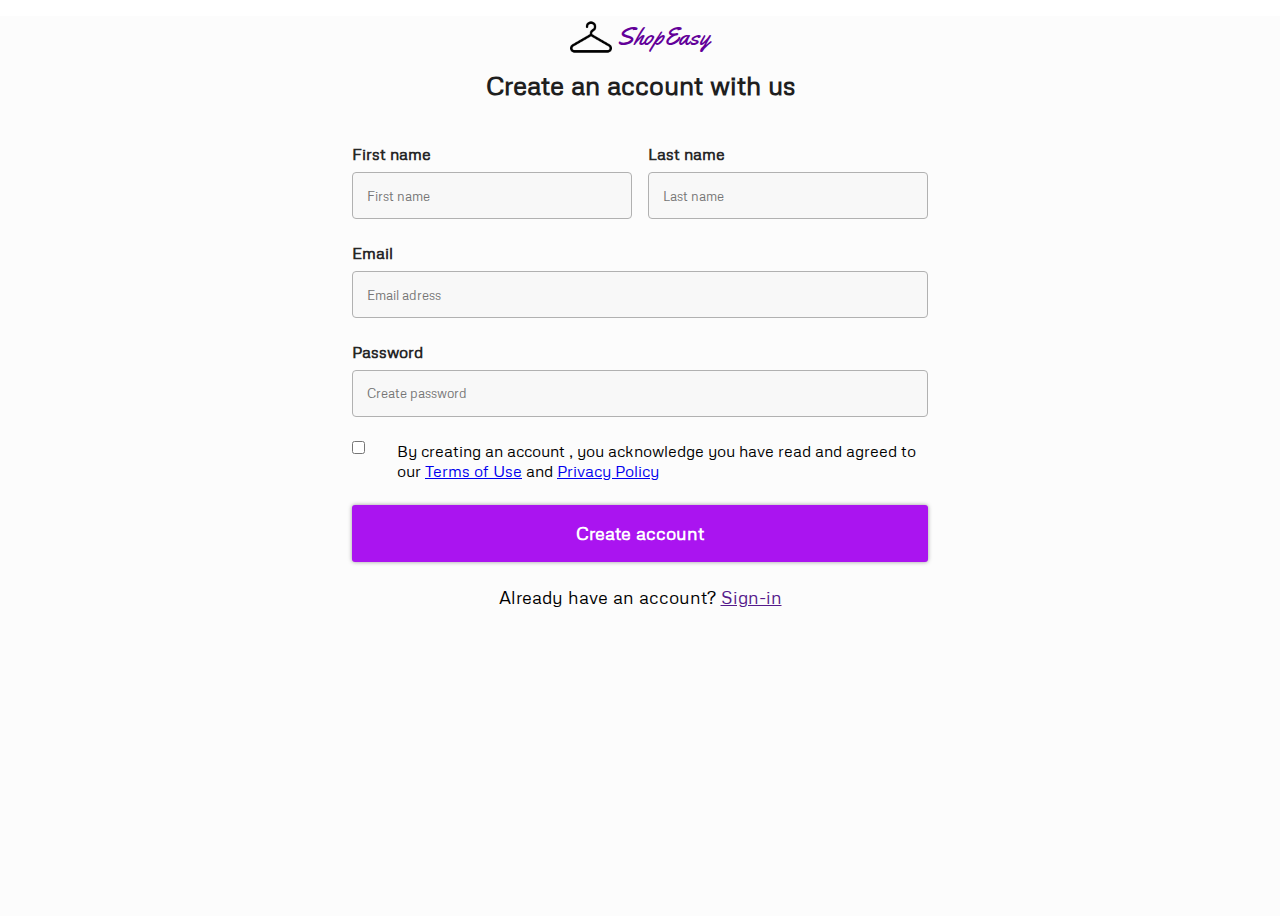
<file: account.html>
<!DOCTYPE html>
<html lang="en">
<head>
    <meta charset="UTF-8">
    <meta http-equiv="X-UA-Compatible" content="IE=edge">
    <meta name="viewport" content="width=device-width, initial-scale=1.0">
    <title>Shop Easy</title>
    <link rel="stylesheet" href="/style.css">
    <link rel="stylesheet" href="/account.css">
    <link rel="stylesheet" href="https://cdnjs.cloudflare.com/ajax/libs/font-awesome/6.1.1/css/all.min.css" integrity="sha512-KfkfwYDsLkIlwQp6LFnl8zNdLGxu9YAA1QvwINks4PhcElQSvqcyVLLD9aMhXd13uQjoXtEKNosOWaZqXgel0g==" crossorigin="anonymous" referrerpolicy="no-referrer" />
    <link rel="preconnect" href="https://fonts.googleapis.com">
<link rel="preconnect" href="https://fonts.gstatic.com" crossorigin>
<link href="https://fonts.googleapis.com/css2?family=Fredoka:wght@300;400&family=Quicksand&family=Roboto:ital,wght@0,400;0,500;0,700;1,100&family=Yellowtail&display=swap" rel="stylesheet">
<link rel="preconnect" href="https://fonts.googleapis.com">
<link rel="preconnect" href="https://fonts.gstatic.com" crossorigin>
<link href="https://fonts.googleapis.com/css2?family=Fredoka:wght@300;400&family=Metrophobic&family=Quicksand&family=Roboto:ital,wght@0,400;0,500;0,700;1,100&family=Yellowtail&display=swap" rel="stylesheet">
</head>
<body>
    <div class="form-container">
        <div class="wrapper create__account">
            <header>
                <div class="logo">
                    <a href="/index.html"class="img flex"><img src="/images/clothes-hanger.png" alt="" > <span class="logo-text">ShopEasy</span></a>
                </div>
            </header>
            <form action="" class="login-form">
                <h1>Create an account with us</h1>
                <div class="name ">
                    <div class="form__input form__input--first-name">
                        <p>First name</p>
                        <input type="text" placeholder="First name" required>
                    </div>
                    <div class="form__input form__input--last-name">
                        <p>Last name</p>
                        <input type="text" placeholder="Last name" required>
                    </div>
                </div>
                <div class="form__input form__input--email">
                    <p>Email</p>
                    <input type="email" placeholder="Email adress" name="email" class="email-input">
                    <p id="email-error">Enter a valid email</p>
                    
                </div>
                <div class="form__input form__input--password">
                    <p>Password</p>
                    <div class="password-div flex">
                        <input type="password" placeholder="Create password " name="password" class="password-validate">
                        <p class="password-display">
                            
                            <i class="fa-solid fa-eye" style="display: none;"></i>
                            <i class="fa-solid fa-eye-slash" ></i>
                        </p>

                    </div>
                    <div class="requirements">
                        <h3>Your password must include the following:</h3>
                        <p>8-100 characters</p>
                        <p>Upper & lowercase letters</p>
                        <p>At least one number or special character</p>
                    </div>
                </div>
                <div class="policy flex">
                    <input type="checkbox" class="check-box">
                    <p>By creating an account , you acknowledge you have read and agreed to our <a href="#">Terms of Use</a> and <a href="#">Privacy Policy</a></p>
                </div>
                <button type="submit" class="submit__btn">Create account</button>
                <p class="sign-in__p">Already  have an account? <a href="" class="sign-in__link">Sign-in</a> </p>
    
            </form>
        </div>
        <div class="wrapper Sign-in hide-form">
            <header>
                <div class="logo">
                    <a href="/index.html"class="img flex"><img src="/images/clothes-hanger.png" alt=""> <span class="logo-text">ShopEasy</span></a>
                </div>
            </header>
            <form action="" class="login-form">
                <h1>Sign-in</h1>
                
                <div class="form__input form__input--email">
                    <p>Email</p>
                    <input type="email" placeholder="Email adress" name="email" >
                </div>
                <div class="form__input form__input--password">
                    <p>Password</p>
                    <div class="password-div flex">
                        <input type="password" placeholder="Create password " name="password" class="password-validate--sign-in">
                        <p class="password-display--sign-in">
                            
                            <i class="fa-solid fa-eye fa-eye--sign-in " style="display: none;"></i>
                            <i class="fa-solid fa-eye-slash fa-eye-slash--sign-in" ></i>
                        </p>

                    </div>
                    
                </div>
                <div class="policy flex">
                    <div class="flex">
                    <input type="checkbox" class="check-box">
                    <p>Remember me</p>
                    </div>
                    <div class="forgot-password">
                        <a href="">forgot password?</a>
                    </div>
                    
                </div>
                <button type="submit" class="submit__btn">Sign-in</button>
                <p class="sign-in__p">Don't  have an account? <a href="" class="create-account__link">Sign-up</a></p>
    
            </form>
        </div>
        
    </div>
    <script src="./account.js"></script>
</body>
</html>
</file>
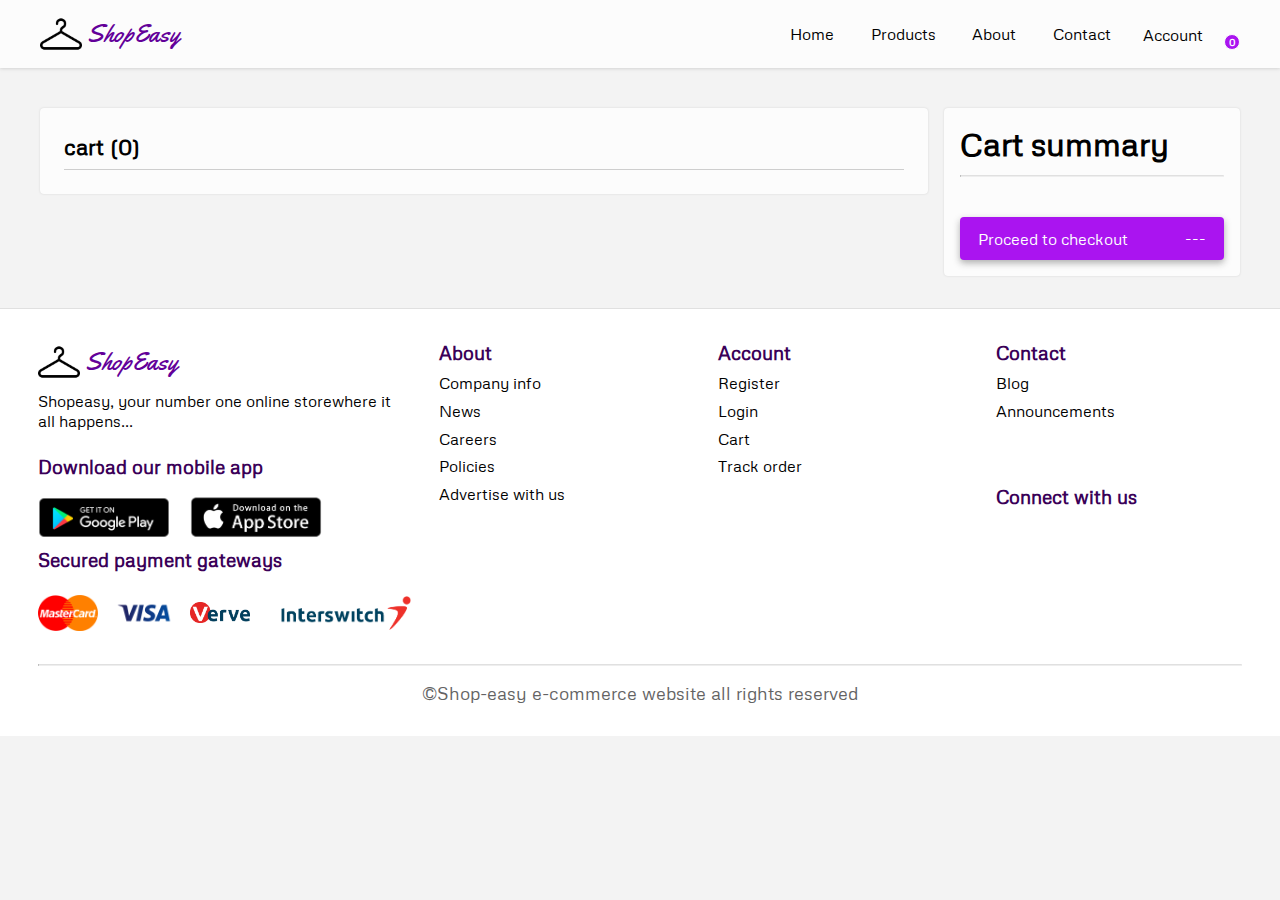
<file: cart.html>
<!DOCTYPE html>
<html lang="en">
<head>
    <meta charset="UTF-8">
    <meta http-equiv="X-UA-Compatible" content="IE=edge">
    <meta name="viewport" content="width=device-width, initial-scale=1.0">
    <title>Shop Easy</title>
    <link rel="stylesheet" href="/style.css">
    <link rel="stylesheet" href="/cart.css">
    <link rel="stylesheet" href="https://cdnjs.cloudflare.com/ajax/libs/font-awesome/6.1.1/css/all.min.css" integrity="sha512-KfkfwYDsLkIlwQp6LFnl8zNdLGxu9YAA1QvwINks4PhcElQSvqcyVLLD9aMhXd13uQjoXtEKNosOWaZqXgel0g==" crossorigin="anonymous" referrerpolicy="no-referrer" />
    <link rel="preconnect" href="https://fonts.googleapis.com">
<link rel="preconnect" href="https://fonts.gstatic.com" crossorigin>
<link href="https://fonts.googleapis.com/css2?family=Fredoka:wght@300;400&family=Quicksand&family=Roboto:ital,wght@0,400;0,500;0,700;1,100&family=Yellowtail&display=swap" rel="stylesheet">
<link rel="preconnect" href="https://fonts.googleapis.com">
<link rel="preconnect" href="https://fonts.gstatic.com" crossorigin>
<link href="https://fonts.googleapis.com/css2?family=Fredoka:wght@300;400&family=Metrophobic&family=Quicksand&family=Roboto:ital,wght@0,400;0,500;0,700;1,100&family=Yellowtail&display=swap" rel="stylesheet">
</head>
<body id="cart-page">
    <header class="nav-bar">
        <div class="notification flex nav-bar-wrapper">
            <i class="fa-solid fa-trash-can"></i>
            <p>Item successfully removed from the cart</p>
        </div>
        <div class="loader">
            <div class="loader-wrapper">
                <span></span>
                <span></span>
                <span></span>
            </div>
        </div>
        <nav >
            <div class="container nav-bar-wrapper flex">
                <div class="logo">
                    <a href="/index.html"class="img flex"><img src="/images/clothes-hanger.png" alt="" > <span class="logo-text">ShopEasy</span></a>
                </div>
                <div class="navigation flex ">
                    <div class="overlay">
                        
                    </div>
                    <ul class="nav-links flex">
                        <div class="close"> <i class="fa-solid fa-menu"></i> 
                        </div>
                        <li><a href="">Home</a></li>
                        <li><a href="">Products</a></li>
                        <li><a href="">About</a></li>
                        <li><a href="">Contact</a></li>
                        
                    </ul>
                    <div class="log-in-cart flex">
                        <div class="log-in"><a href="/account.html"><i class="fa-solid fa-user"></i> Account</a></div>
                        <div class="cart flex">
                            <a href="/cart.html"> 
                                <i class="fa-solid fa-cart-shopping"></i> 
                            <div class="cart-text"><p class="item-amoount">0</p></div>
                            </a>
                        </div>
                    </div>
                    <div class="hamburger">
                        <div></div>
                        <div></div>
                        <div></div>
                    </div>
                    
                </div>
            </div>
            
            
        </nav>
    </header>
    <section class="cart-section nxt-container">
        <div class="cart-wrapper container ">
                <div class="cart-main">
                    <h1>cart (<span class="cart-amount-top">0</span>)</h1>
                    
                    
                    
                </div>
                <div class="checkout">
                    <div class=" cart-summary ">
                        <h1>Cart summary</h1>
                        
                    </div>
                    <hr>
                    <div class="sub-total flex">

                    </div>
                    <a href="" class="flex"> <p>Proceed to checkout</p> <span class="check-out-amount">---</span></a>
                </div>

        </div>
        
    </section>
    <footer class="footer">
        <div class="footer-wrapper container">
            <div class="footer-grid  grid">
                <div class="">
                    <div class=" footer-logo-container logo">
                        <a href="/index.html"class="img flex footer-logo"><img src="/images/clothes-hanger.png" alt="" > <span class="logo-text">ShopEasy</span></a>
                        <p>Shopeasy, your number one online storewhere it all happens...</p>
                    </div>
                    <div class="download-app">
                        <h3>Download our mobile app</h3>
                        <div class="download-app-img flex">
                            <img src="/images/google-play-app-store-android-jal-jeera-80827ba685d7bb7175793c5da8904869.png" alt="Google play store logo">
                            <img src="/images/app-store-apple-google-play-download-apple-054e1136743dfd4b31e35c52513b34b4.png" alt="apple-store logo">
                        </div>
                    </div>
                    <div class="secured-payment">
                        <h3>Secured payment gateways</h3>
                        <div class="payment-options flex">
                            <img src="/images/pngfind.com-mastercard-png-logo-3281030.png" alt="master-card logo">
                            <img src="/images/toppng.com-visa-logo-vector-download-512x512.png" alt="visa-logo">
                            <img src="/images/pngfind.com-pnglogo-2342510.png" alt="verve logo">
                            <img src="/images/pngwing.com.png" alt="iterswitch logo" id="inter-switch">
                        </div>
                    </div>
                </div>
                <div class="">
                    <h3>About</h3>
                    <p>Company info</p>
                    <p>News</p>
                    <p>Careers</p>
                    <p>Policies</p>
                    <p>Advertise with us</p>
                </div>
                
                <div class="">
                    <h3>Account</h3>
                    <p>Register</p>
                    <p>Login</p>
                    <p>Cart</p>
                    <p>Track order</p>
                </div>

                <div >
                    
                    <div>
                        <h3>Contact</h3>
                        <p>Blog</p>
                        <p>Announcements</p>
                    </div>
                    <div class="socials">
                        <h3>Connect with us</h3>
                        <div class="social-icons ">
                            <i class="fa-brands fa-facebook-square"></i>
                            <i class="fa-brands fa-instagram-square"></i>
                            <i class="fa-brands fa-twitter-square"></i>
                            <i class="fa-brands fa-youtube-square"></i>
                            <i class="fa-brands fa-reddit-square"></i>
                        </div>
                    </div>
                </div>
            </div>
            <hr>
            <div class="copy-right flex">
                <p>  <span>&#169</span>Shop-easy e-commerce website all rights reserved</p>
            </div>
        </div>
    </footer>
    <script src="/cart.js"></script>
</body>
</html>
</file>
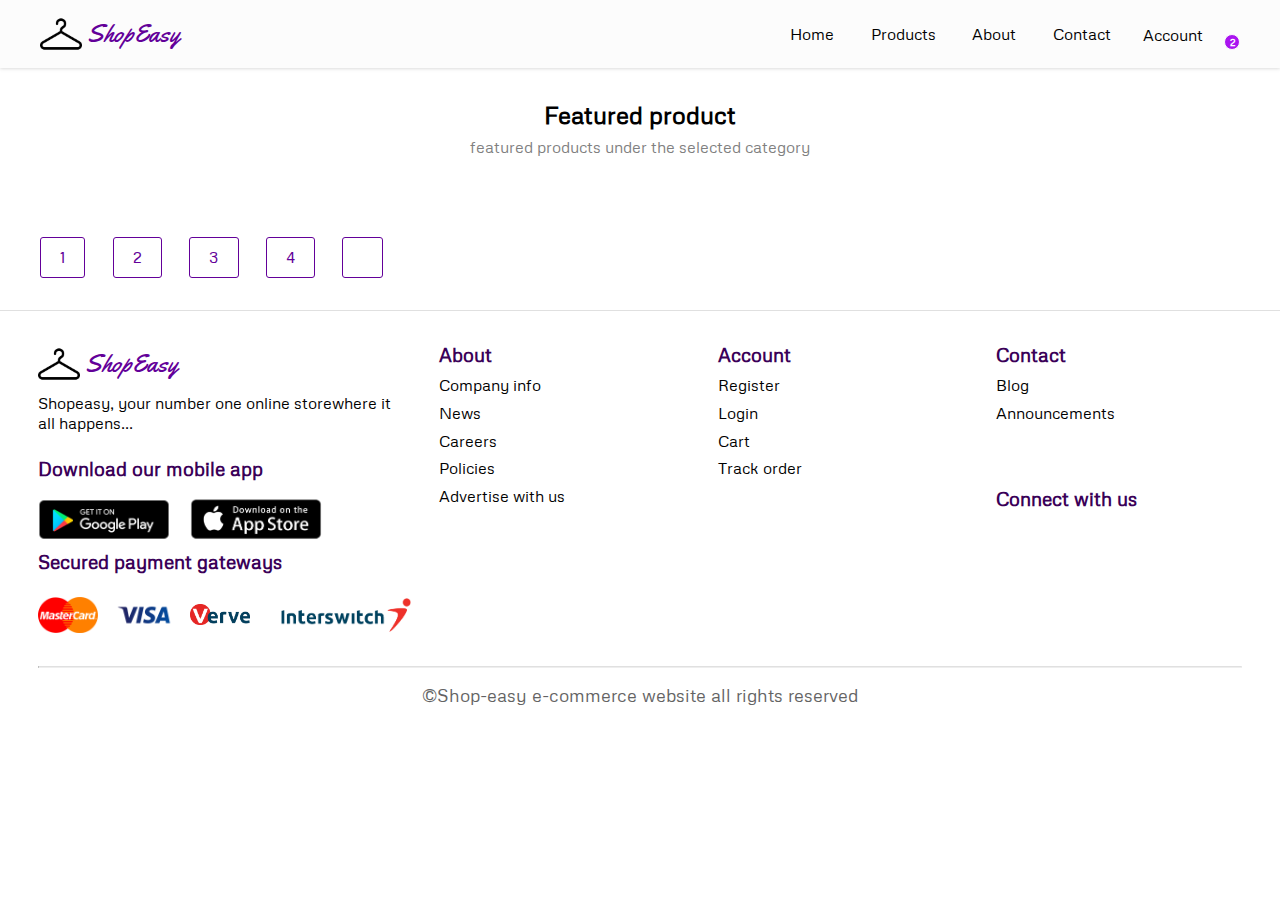
<file: category.html>
<!DOCTYPE html>
<html lang="en">
<head>
    <meta charset="UTF-8">
    <meta http-equiv="X-UA-Compatible" content="IE=edge">
    <meta name="viewport" content="width=device-width, initial-scale=1.0">
    <link rel="stylesheet" href="/style.css">
    <link rel="stylesheet" href="/category.css">
    <link rel="stylesheet" href="https://cdnjs.cloudflare.com/ajax/libs/font-awesome/6.1.1/css/all.min.css" integrity="sha512-KfkfwYDsLkIlwQp6LFnl8zNdLGxu9YAA1QvwINks4PhcElQSvqcyVLLD9aMhXd13uQjoXtEKNosOWaZqXgel0g==" crossorigin="anonymous" referrerpolicy="no-referrer" />
    <link rel="preconnect" href="https://fonts.googleapis.com">
<link rel="preconnect" href="https://fonts.gstatic.com" crossorigin>
<link href="https://fonts.googleapis.com/css2?family=Fredoka:wght@300;400&family=Quicksand&family=Roboto:ital,wght@0,400;0,500;0,700;1,100&family=Yellowtail&display=swap" rel="stylesheet">
<link rel="preconnect" href="https://fonts.googleapis.com">
<link rel="preconnect" href="https://fonts.gstatic.com" crossorigin>
<link href="https://fonts.googleapis.com/css2?family=Fredoka:wght@300;400&family=Metrophobic&family=Quicksand&family=Roboto:ital,wght@0,400;0,500;0,700;1,100&family=Yellowtail&display=swap" rel="stylesheet">
<title>Shop Easy</title>
</head>
<body>
    <header class="header">
        <div class="notification flex ">
            <i class="fa-solid fa-circle-check"></i>
            <p>Item successfully added to cart</p>
        </div>
        <div class="loader">
            <div class="loader-wrapper">
                <span></span>
                <span></span>
                <span></span>
            </div>
        </div>
        <nav class="nav-bar">
            <div class="container flex nav-bar-wrapper">
                <div class="logo">
                    <a href="/index.html"class="img flex"><img src="/images/clothes-hanger.png" alt="" > <span class="logo-text">ShopEasy</span></a>
                </div>
                <div class="navigation flex ">
                    <div class="overlay">
                        
                    </div>
                    <ul class="nav-links flex">
                        <div class="close"> <i class="fa-solid fa-menu"></i> 
                        </div>
                        <li><a href="">Home</a></li>
                        <li><a href="">Products</a></li>
                        <li><a href="">About</a></li>
                        <li><a href="">Contact</a></li>
                        
                    </ul>
                    <div class="log-in-cart flex">
                        <div class="log-in"><a href="/account.html"><i class="fa-solid fa-user"></i> Account</a></div>
                        <div class="cart flex">
                            <a href="/cart.html"> 
                                <i class="fa-solid fa-cart-shopping"></i> 
                            <div class="cart-text"><p class="item-amoount">2</p></div>
                            </a>
                        </div>
                    </div>
                    <div class="hamburger">
                        <div></div>
                        <div></div>
                        <div></div>
                    </div>
                    
                </div>
            </div>
            
            
        </nav>
    </header>
    <section class="category-products">
        <h2>Featured product </h2>
        <p>featured products under the selected category</p>
        <div class="category-products-grid grid container">
            
        </div>
        <div class="page-numbers  container">
            <div>1</div>
            <div>2</div>
            <div>3</div>
            <div>4</div>
            <div><i class="fa-solid fa-arrow-right"></i></div>
        </div>
    </section>
    <footer class="footer">
        <div class="footer-wrapper container">
            <div class="footer-grid  grid">
                <div class="">
                    <div class=" footer-logo-container logo">
                        <a href="/index.html"class="img flex footer-logo"><img src="/images/clothes-hanger.png" alt="" > <span class="logo-text">ShopEasy</span></a>
                        <p>Shopeasy, your number one online storewhere it all happens...</p>
                    </div>
                    <div class="download-app">
                        <h3>Download our mobile app</h3>
                        <div class="download-app-img flex">
                            <img src="/images/google-play-app-store-android-jal-jeera-80827ba685d7bb7175793c5da8904869.png" alt="Google play store logo">
                            <img src="/images/app-store-apple-google-play-download-apple-054e1136743dfd4b31e35c52513b34b4.png" alt="apple-store logo">
                        </div>
                    </div>
                    <div class="secured-payment">
                        <h3>Secured payment gateways</h3>
                        <div class="payment-options flex">
                            <img src="/images/pngfind.com-mastercard-png-logo-3281030.png" alt="master-card logo">
                            <img src="/images/toppng.com-visa-logo-vector-download-512x512.png" alt="visa-logo">
                            <img src="/images/pngfind.com-pnglogo-2342510.png" alt="verve logo">
                            <img src="/images/pngwing.com.png" alt="iterswitch logo" id="inter-switch">
                        </div>
                    </div>
                </div>
                <div class="">
                    <h3>About</h3>
                    <p>Company info</p>
                    <p>News</p>
                    <p>Careers</p>
                    <p>Policies</p>
                    <p>Advertise with us</p>
                </div>
                
                <div class="">
                    <h3>Account</h3>
                    <p>Register</p>
                    <p>Login</p>
                    <p>Cart</p>
                    <p>Track order</p>
                </div>

                <div >
                    
                    <div>
                        <h3>Contact</h3>
                        <p>Blog</p>
                        <p>Announcements</p>
                    </div>
                    <div class="socials">
                        <h3>Connect with us</h3>
                        <div class="social-icons ">
                            <i class="fa-brands fa-facebook-square"></i>
                            <i class="fa-brands fa-instagram-square"></i>
                            <i class="fa-brands fa-twitter-square"></i>
                            <i class="fa-brands fa-youtube-square"></i>
                            <i class="fa-brands fa-reddit-square"></i>
                        </div>
                    </div>
                </div>
            </div>
            <hr>
            <div class="copy-right flex">
                <p>  <span>&#169</span>Shop-easy e-commerce website all rights reserved</p>
            </div>
        </div>
    </footer>
    <script src="/category.js"></script>
</body>
</html>
</file>
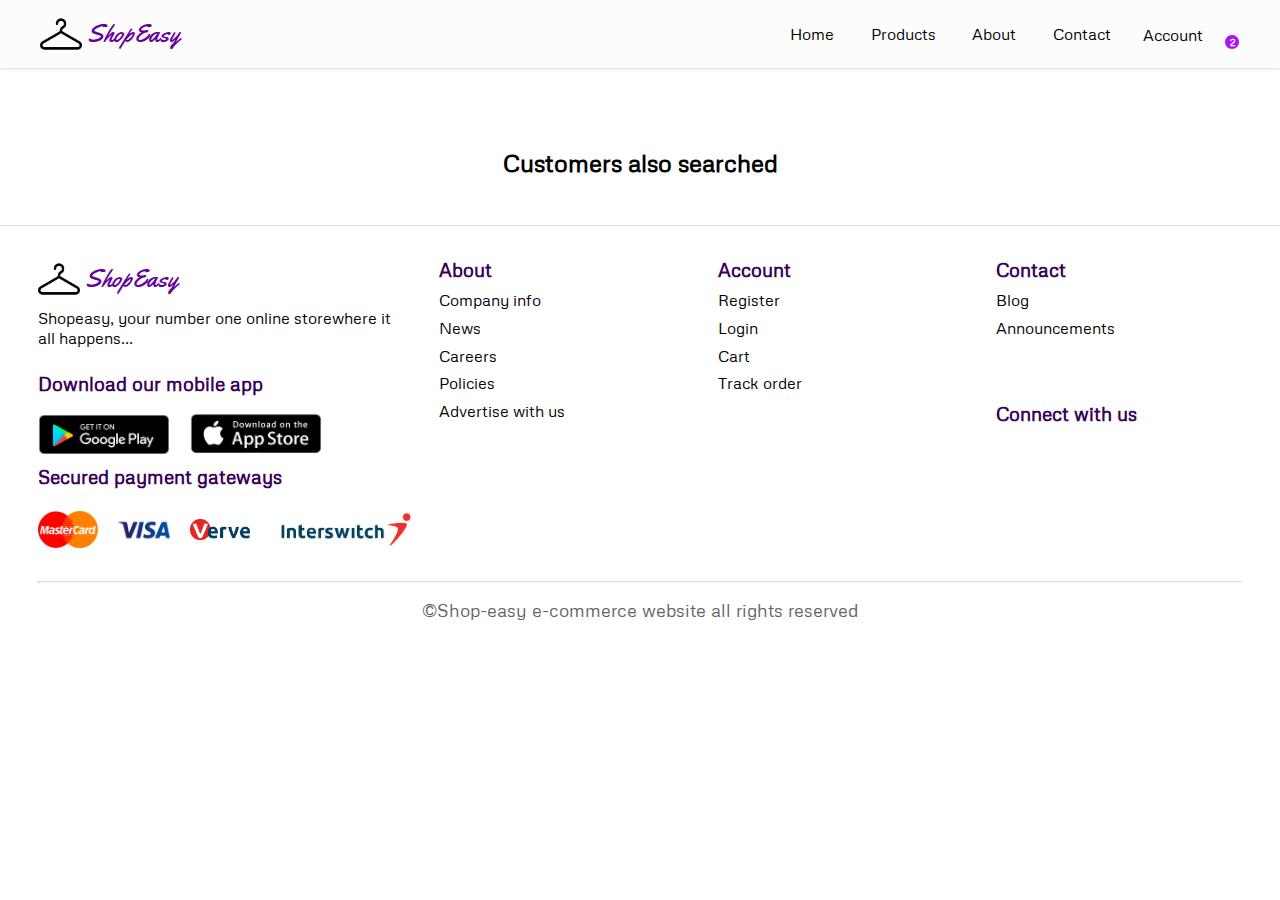
<file: single-product.html>
<!DOCTYPE html>
<html lang="en">
<head>
    <meta charset="UTF-8">
    <meta http-equiv="X-UA-Compatible" content="IE=edge">
    <meta name="viewport" content="width=device-width, initial-scale=1.0">
    
    
    <link rel="stylesheet" href="/style.css">
    <link rel="stylesheet" href="/single-product.css">
    <link rel="stylesheet" href="https://cdnjs.cloudflare.com/ajax/libs/font-awesome/6.1.1/css/all.min.css" integrity="sha512-KfkfwYDsLkIlwQp6LFnl8zNdLGxu9YAA1QvwINks4PhcElQSvqcyVLLD9aMhXd13uQjoXtEKNosOWaZqXgel0g==" crossorigin="anonymous" referrerpolicy="no-referrer" />
    <link rel="preconnect" href="https://fonts.googleapis.com">
<link rel="preconnect" href="https://fonts.gstatic.com" crossorigin>
<link href="https://fonts.googleapis.com/css2?family=Fredoka:wght@300;400&family=Quicksand&family=Roboto:ital,wght@0,400;0,500;0,700;1,100&family=Yellowtail&display=swap" rel="stylesheet">
<link rel="preconnect" href="https://fonts.googleapis.com">
<link rel="preconnect" href="https://fonts.gstatic.com" crossorigin>
<link href="https://fonts.googleapis.com/css2?family=Fredoka:wght@300;400&family=Metrophobic&family=Quicksand&family=Roboto:ital,wght@0,400;0,500;0,700;1,100&family=Yellowtail&display=swap" rel="stylesheet">
<title>Shop Easy</title>
    
</head>
<body id="single-product-page">
    <header class="header">
        <div class="notification flex ">
            <i class="fa-solid fa-circle-check"></i>
            <p>Item successfully added to cart</p>
        </div>
        <div class="loader">
            <div class="loader-wrapper">
                <span></span>
                <span></span>
                <span></span>
            </div>
        </div>
        <nav class="nav-bar">
            <div class="container flex nav-bar-wrapper">
                <div class="logo">
                    <a href="/index.html"class="img flex"><img src="/images/clothes-hanger.png" alt="" > <span class="logo-text">ShopEasy</span></a>
                </div>
                <div class="navigation flex ">
                    <div class="overlay">
                        
                    </div>
                    <ul class="nav-links flex">
                        <div class="close"> <i class="fa-solid fa-menu"></i> 
                        </div>
                        <li><a href="">Home</a></li>
                        <li><a href="">Products</a></li>
                        <li><a href="">About</a></li>
                        <li><a href="">Contact</a></li>
                        
                    </ul>
                    <div class="log-in-cart flex">
                        <div class="log-in"><a href="/account.html"><i class="fa-solid fa-user"></i> Account</a></div>
                        <div class="cart flex">
                            <a href="/cart.html"> 
                                <i class="fa-solid fa-cart-shopping"></i> 
                            <div class="cart-text"><p class="item-amoount">2</p></div>
                            </a>
                        </div>
                    </div>
                    <div class="hamburger">
                        <div></div>
                        <div></div>
                        <div></div>
                    </div>
                    
                </div>
            </div>
            
            
        </nav>
    </header>
    <section class="single-product nxt-container">
        <div class="wrapper container flex">
            
        </div>
    </section>
    <section class="suggestion">
        <h2>Customers also searched</h2>
            <div class="suggestion-grid grid container">
                
            </div>
    </section>
    <footer class="footer">
        <div class="footer-wrapper container">
            <div class="footer-grid  grid">
                <div class="">
                    <div class=" footer-logo-container logo">
                        <a href="/index.html"class="img flex footer-logo"><img src="/images/clothes-hanger.png" alt="" > <span class="logo-text">ShopEasy</span></a>
                        <p>Shopeasy, your number one online storewhere it all happens...</p>
                    </div>
                    <div class="download-app">
                        <h3>Download our mobile app</h3>
                        <div class="download-app-img flex">
                            <img src="/images/google-play-app-store-android-jal-jeera-80827ba685d7bb7175793c5da8904869.png" alt="Google play store logo">
                            <img src="/images/app-store-apple-google-play-download-apple-054e1136743dfd4b31e35c52513b34b4.png" alt="apple-store logo">
                        </div>
                    </div>
                    <div class="secured-payment">
                        <h3>Secured payment gateways</h3>
                        <div class="payment-options flex">
                            <img src="/images/pngfind.com-mastercard-png-logo-3281030.png" alt="master-card logo">
                            <img src="/images/toppng.com-visa-logo-vector-download-512x512.png" alt="visa-logo">
                            <img src="/images/pngfind.com-pnglogo-2342510.png" alt="verve logo">
                            <img src="/images/pngwing.com.png" alt="iterswitch logo" id="inter-switch">
                        </div>
                    </div>
                </div>
                <div class="">
                    <h3>About</h3>
                    <p>Company info</p>
                    <p>News</p>
                    <p>Careers</p>
                    <p>Policies</p>
                    <p>Advertise with us</p>
                </div>
                
                <div class="">
                    <h3>Account</h3>
                    <p>Register</p>
                    <p>Login</p>
                    <p>Cart</p>
                    <p>Track order</p>
                </div>

                <div >
                    
                    <div>
                        <h3>Contact</h3>
                        <p>Blog</p>
                        <p>Announcements</p>
                    </div>
                    <div class="socials">
                        <h3>Connect with us</h3>
                        <div class="social-icons ">
                            <i class="fa-brands fa-facebook-square"></i>
                            <i class="fa-brands fa-instagram-square"></i>
                            <i class="fa-brands fa-twitter-square"></i>
                            <i class="fa-brands fa-youtube-square"></i>
                            <i class="fa-brands fa-reddit-square"></i>
                        </div>
                    </div>
                </div>
            </div>
            <hr>
            <div class="copy-right flex">
                <p>  <span>&#169</span>Shop-easy e-commerce website all rights reserved</p>
            </div>
        </div>
    </footer>
    <script src="./single-product.js" ></script>
    
    
</body>
</html>
</file>
<file: style.css>
*{
    margin: 0;
    padding: 0;
    box-sizing: border-box;
    font-family: 'Metrophobic', sans-serif;
    
}
/*variables*/
/*variables*/
:root{
    --black:#000;
    --purple:#aa14f0;
    --dark-purple:#1d002b;
    --light-purple:#bc8cf2;
    --white : rgb(252, 252, 252);
    --p:1rem;
    --h1:2.5rem;
    --h2:1rem;
    --transition:all .3s ease-in;
}

/*utilities*/
/*utilities*/
a{
    text-decoration: none;
    cursor: pointer;
}
.flex{
    display: flex;
    align-items: center;
    justify-content: space-between;

}
.grid{
    display: grid;
    
}
.container{
    max-width: 1500px;
    margin: 0 auto;
    padding: 0 2.5rem;
}
img{
    max-width: 100%;

}
/*header*/


.loader{
    position: fixed;
    top: 0;
    left: 50%;
    width: 100%;
    height: 100%;
    background-color:rgba(0, 0, 0, 0.201);
    transform: translateX(-50%);
    z-index: 6;
    display: flex;
    justify-content: center;
    align-items: center;
    visibility: hidden;
    }
    
.show-loader{
    visibility: visible;
}
.loader-wrapper{
    display: flex;
    justify-content: center;
    align-items: center;
}
.loader-wrapper  span{
    background-color:white;
    width: 5px;
    height:5px;
    display: inline-block;
    margin: 0 7px;
    border-radius: 50%;
    padding: .45rem;
    animation: bounce 0.4s infinite alternate;
    
}
.loader-wrapper > span:nth-child(2){
    background-color: var(--purple);
    animation-delay: .2s;
}
.loader-wrapper > span:nth-child(3){
    background-color: var(--dark-purple);
    
}

@keyframes bounce {
    to {
        transform: translateY(-20px);
    }
}
.notification{
    position: fixed;
    right: 0;
    left: 0;
    text-align: center;
    top: 1%;
    z-index: 5;
    border: 2px solid var(--purple);
    padding: 1.5rem;
    width: 90%;
    border-radius: 6px;
    transition: all .5s ease-in;
    margin: 0 auto;
    background-color: var(--white);
    font-size: 2rem;
    justify-content: center;
    transform: translateY(-800px);
    visibility: hidden;
    gap: 5rem;
}
.notification i{
    font-size: 1.3rem;
    color: var(--purple);
}
.notification p{
    font-size: 1.25rem;
}
.show-notification{
    transform: translateY(0px);
    visibility: visible;
}
nav{
    padding:.8rem 0;
    background-color:var(--white);
    box-shadow: 0px 0.7px 3.6px rgb(128 128 128 / 36%);
    width: 100%;
    
    
}
.navigation{
    gap: 2rem;
}
.sticky{
    position: fixed;
    top: 0;
    width: 100%;
    z-index: 3;
}
.sticky + .nxt-container{
    padding-top: 6rem;
}


.close{
    display: none;
}
.img{
    gap: 5px;
    
}
.log-in a{
    color: #000;
}
.logo img {
    width: 42px;
}
.logo-text{
    font-family: 'Yellowtail', cursive ;
    font-size: 25px;
    color:#630099 ;
}


.log-in-cart,.nav-links{
    gap: 2.3rem;
}
.nav-links li{
    list-style-type: none;
}

.nav-links  a{
    text-decoration: none;
    color: var(--black);
    font-size: 1rem;
}
.nav-links  a:hover{
    color: var(--purple);
    transition: all .3s  ease-in-out;
}
.log-in a:hover{
    color: var(--purple);
    transition: all .3s  ease-in-out;
}
nav i{
    font-size: 1.2rem;
}
.cart-text{
    background-color:var(--purple);
    padding: 7px;
    width: 16px;
    height: 16px;
    font-size: 10px;
    font-weight: bold;
    color: white;
    border-radius: 50%;
    display: flex;
    justify-content: center;
    align-items: center;
    position: absolute;
    top: -40%;
    right: -30%;
    border: 1.7px solid var(--white);
}

.cart{
    position: relative;
}
.cart a{
    color: #000;
}
.hamburger{
    display: none;
}
.hamburger div{
    
    margin-bottom :3px ;
    width: 18px;
    height: 2px;
    background-color: var(--black);
}

/*media queries*/

@media (max-width: 770px){
    .hamburger{
        cursor: pointer;
        display: block;
        height: 100%;
        margin-left: 1rem;
    }
    .hamburger div{
        position: relative;
        width: 15px;
        z-index: 4;
    }
    
    
    .block{
        visibility: visible;
        
    }
    body{
        overflow-x: hidden;
    }
    .nav-links{
        display: block;
        position: absolute;
        top: 0;
        right: 0;
        background-color: var(--white);
        width: 85%;
        height: 100vh;
        z-index: 3;
        padding: 3rem;
        transform: translateX(120%);
        visibility: hidden;
        transition: var(--transition);
        box-shadow: 0 0 2px black;
        border-left: 1px solid var(--purple);
    }
    .slide-menu{
        transform: translateX(0%);
        visibility: visible;
    }
    .nav-links li {
        display: block;
        margin: 40px 0 0 12px;
    }
    .close{
        font-size: 1.5rem;
        font-weight: bold;
        margin: 0;
        padding: 0;
        display: block;
    }
    .overlay{
        position: fixed;
        z-index: 2;
        top: 0;
        left: 0;
        width: 100%;
        height: 100vh;
        display: none;
        background-color: rgba(32, 32, 32, 0.451);
        transition: all 1s ease-in;
    }
    
}
@media (max-width:600px) {
    .notification{
        gap: 1rem;
    }
    .notification p{
        font-size: 1rem;
        align-self: self-start;
    }
    .notification i{
        font-size: 1rem;
    }
    .sticky + .nxt-container{
        padding-top: 4.5rem;
    }
    .logo img {
        width: 30px;
    }
    .logo-text{
        font-size: 20px;
    }
    nav i{
        font-size: 1rem;
    }
    
    
}

@media (max-width:450px) {
    .nav-bar-wrapper{
        padding: 0 1.3rem;
    }
    .logo img {
        width: 25px;
    }
    .logo-text{
        font-size: 18px;
    }
}

/*image slider*/




.image-slider{
    width: 97%;
    margin: 0 auto;
    padding-top: 1.5rem;
    height: 70vh;
    position: relative;
}
.slider{
    position: relative;
    width: 100;
    
    
}
.slide{
    position: absolute;
    height: 70vh;
    
    top: 0;
    opacity: 0;
    flex-wrap: nowrap;
    gap: 2rem;
    
    box-shadow: 0 0 3px rgba(0,0,0,0.4);
    transition: var(--transition);
    width: 100%;
    
    border-radius: 4px;
}
.slide-text{
    background-color:#faf4ffee;
    width: 30%;
    padding: 2rem  2.8rem 0;
    height: 100%;
    border-top-left-radius: 4px;
    border-bottom-left-radius: 4px;
}

.slide-text p{
    margin-bottom: 3rem;
}
.slide-text a{
    background-color: var(--purple);
    font-size: var(--p);
    box-shadow: 0 3px 7px rgba(32, 32, 32, 0.351);
    color: white;
    display: inline-block;
    border-radius: 4px;
    padding: .7rem 1.1rem;
}
.slide-text a:hover{
    opacity: .8;
}

.slide.active{
    opacity: 1;
    z-index: 1;
}
.one{
    background: url(/images/pexels-rodnae-productions-5698851.jpg);
    background-position: 0% 40%;
    background-size: cover;
    background-repeat: no-repeat;
}
.two{
    background: url(/images/pexels-mnz-1598505.jpg);
    background-position: 0% 60%;
    background-size: cover;
    background-repeat: no-repeat;
}
.three{
    background: url(/images/pexels-bess-hamiti-35188.jpg);
    background-position: 0% 10%;
    background-size: cover;
    background-repeat: no-repeat;
}

.slide-text h2{
    margin-bottom: 1rem;
}
.h1-van{
    margin-bottom: .9rem;
    
}

.slide-text h1 span,.slide-text h2 span,.slide-text p span{
    color: var(--purple);
    
}
.arrow-control{
    top: 50%;
    width: 100%;
    margin: 0 auto;
    position: relative;
    z-index: 1;
}
.arrow-control i{
    font-size: 1.3rem;
    cursor: pointer;
    padding: 1rem 1rem;
    background-color: rgba(255, 255, 255, 0.692);
}
/*SLIDE MEDIA QUERIES*/

@media (max-width: 900px){
    .slide-text{
        width: 35%;
    }
    .slide-text h2{
        font-size: 1.4rem;
    }
    .slide-text p{
        font-size: .8rem;
    }
    .slide-text a {
        font-size: 1rem;
    }
}
@media (max-width:770px) {
    .slide{
        height: 60vh;
    }
    .arrow-control{
        top: 32%;
    }
    .slide-text {
        position: absolute;
        border-top-left-radius: 0%;
        border-top-right-radius: 0%;
        bottom: 0;
        width: 100%;
        height: 50%;
        padding: 1.5rem  2.8rem 0;
    }
    .slide-text h2{
        font-size: 1.1rem;
    }
    .slide-text p{
        font-size: .7rem;
        margin-bottom: 1.7rem;
    }
    .slide-text a {
        font-size: .7rem;
    }
}
@media (max-width:550px) {
    .arrow-control i{
        font-size: 1rem;
        padding: .8rem;
    }
    .image-slider{
        padding: .8rem 1.3rem 0rem;
    }
    .slide-text {
        padding: .4rem  1.3rem 0;
    }
    .slide-text h2{
        font-size: 1rem;
        margin-bottom: .9rem;
    }
    .slide-text p{
        font-size: .7rem;
        margin-bottom: .9rem;
    }
    .slide-text a {
        padding: .6rem .85rem;
    }
    .one{
        background: url(/images/pexels-rodnae-productions-5698851.jpg);
        background-position:  center;
        background-size: cover;
        background-repeat: no-repeat;
    }
    .two{
        background: url(/images/pexels-mnz-1598505.jpg);
        background-position:  center;
        background-size: cover;
        background-repeat: no-repeat;
    }
    .three{
        background: url(/images/pexels-bess-hamiti-35188.jpg);
        background-position:  center;
        background-size: cover;
        background-repeat: no-repeat;
    }
}

/*products*/
.products{
    text-align: center;
    padding: 2rem 0;
    width: 100%;
    }
.products > h2{
    
    color: var(--black);
    margin-bottom: 1.7rem;
}
.product-grid{
    display: grid;
    grid-template-columns: repeat(auto-fit, minmax(250px, 1fr));
    gap: 1rem;
}
.product{
    text-align: left;
    padding: .8rem;
    border-radius: 10px;
    transition: var(--transition);
}
.discount-percent{
    position: absolute;
    top: 4%;
    right: 6%;
    background-color: #e1c6ffb6;
    color: #8710be;
    padding: .5rem .7rem;
    width: 20%;
    border-radius: 3px;
    
}
.discount-percent p{
    font-weight: bold;
    font-size: .9rem;
}
.cart-btn{
    display: none;
    cursor: pointer;
    background-color: var(--purple);
    font-size: var(--p);
    box-shadow: 0 3px 7px rgba(32, 32, 32, 0.351);
    color: white;
    border: none;
    width: 100%;
    padding:8px 7px ;
    text-align: center;
    margin-top: 1rem;
    border-radius: 3px;
}
.product:hover  {
    box-shadow: 0 0 10px rgba(77, 77, 77, 0.201);
}
.product:hover > .cart-btn{
    display:  block;
    
} 
.product .title{
    font-size: .94rem;
    margin-bottom: .5rem;
    
}

.product h2{
    font-size: 1.1rem;
    
}
.old-price{
    text-decoration: line-through;
    color: rgb(70, 70, 70);
    margin-bottom: 1rem;
}
.delivery-text{
    font-size: .7rem;
}
.product-img{
    position: relative;
}
.product-img img {
    margin-bottom: .8rem;
    width: 100%;
    border-radius: 10px;
}
.rating i{
    font-size: .79rem;
    color: gold;
}
@media(max-width:770px) {
    .product-grid{
        width: 90%;
        margin: 0 auto;
        grid-auto-flow: column;
        grid-auto-columns: 250px;
        gap: 1rem;
        overflow-x: auto;
        overscroll-behavior-inline: contain;
        padding: 1rem .4rem 1rem;
        scroll-snap-type: x mandatory;
        scroll-padding-inline: 1rem;
        -ms-overflow-style: none;
        scrollbar-width: none;
}
.product{
    text-align: left;
    padding: .8rem;
    width: 250px;
    height: auto;
    scroll-snap-align: start;
    border-radius: 7px;
    }
    

    .product-grid::-webkit-scrollbar{
        display: none;
    }
    .discount-percent p{
        font-size: .8rem;
    }
}
@media(max-width:450px){
    .discount-percent p{
        font-size: .7rem;
    }
}

/*CATEGORIES*/
.categories{
    width: 100%;
    margin-top: 14rem;
    margin-bottom: 3rem;
    text-align: center;
}
.categories h2{
    margin-bottom: .4rem;
}
.categories p{
    margin-bottom: 3rem;
}

.categories-flex{
    
    width: 80%;
    margin: 0 auto;
    grid-auto-flow: column;
    grid-auto-columns: 31%;
    gap: 1rem;
    overflow-x: auto;
    overscroll-behavior-inline: contain;
    padding: 0 .4rem 1rem;
    scroll-snap-type: x mandatory;
    scroll-padding-inline: 1rem;
}
.category{
    width: 100%;
    scroll-snap-align: start;
    border-radius: 7px;
    box-shadow: 0px 0px 3px rgba(32, 32, 32, 0.451);
    text-align: left;
    transition: var(--transition);
}
.category:hover{
    box-shadow: 0px 0px 6px rgba(32, 32, 32, 0.451);
}
.category img{
    border-top-left-radius: 7px;
    border-top-right-radius: 7px;
    
}

.category-text{
    padding: 1rem .8rem 1.5rem;
}
.category-text h3{
    margin-bottom: .8rem;
}

.category-text p{
    font-size: .98rem;
    margin-bottom: 1rem;
    color: rgb(102, 102, 102);
}

.category-text a{
    color: black;
    border: 1px solid black;
    font-size: .9rem;
    padding: .4rem .6rem;
    border-radius: 3px;
    transition: var(--transition);
}
.category-text a:hover{
    color: white;
    border: 1px solid var(--purple);
    background-color: #aa14f0;
}
/*CATEGORIES MEDIAQURIES*/
@media (max-width:770px) {
    .categories{
        margin-top: 6rem;
        padding-left: 1.5rem;
        padding-right: 1.5rem;
    }
    .categories-flex{
        width: 100%;
        margin: 0 auto;
        grid-auto-flow: column;
        grid-auto-columns: 80%;
        gap: 1rem;
        overflow-x: auto;
        overscroll-behavior-inline: contain;
        padding: 0 .4rem 1rem;
        scroll-snap-type: x mandatory;
        scroll-padding-inline: 1rem;
        -ms-overflow-style: none;
        scrollbar-width: none;
    }
    .categories-flex::-webkit-scrollbar{
        display: none;
    }
    .category{
        width: 100%;
        scroll-snap-align: start;
        border-radius: 7px;
        box-shadow: 0px 0px 3px rgba(32, 32, 32, 0.451);
        text-align: left;
        transition: var(--transition);
    }
}
@media (max-width:450px){
    .category-text h3{
        font-size: 1.4rem;
    }
    
    .category-text p{
        font-size: rem;
    }
}


/*Discount*/
.discount{
    width: 100%;
    
    justify-content: center;
    align-items: center;
    margin-top: 2rem;
}
.discount-wrapper{
    width: 100%;
    
    background: linear-gradient(to bottom, rgba(0,0,0,.2), rgba(0,0,0,.95)), url(/images/wallpaperbetter.com_1440x900.jpg);
    text-align: center;
    padding: 8rem 1rem;
    color: white;
    background-size: cover;
    background-repeat: no-repeat;
    background-position:center;
}
.discount-wrapper h3{
    margin-bottom: 1rem;
}
.discount-wrapper h1{
    font-size: 2.2rem;
    margin-bottom: 2.2rem;
}


.discount-wrapper span{
    color: #bc8cf2;
}
.discount-wrapper a{
    border: 2px solid white;
    padding: .7rem 1.3rem;
    background: transparent;
    color: white;
    transition: var(--transition);
}
.discount-wrapper a:hover{
    border: 2px solid var(--purple);
    background: var(--purple);
}

/*NEW ARRIVALS*/
.new-arrivals{
    text-align: center;
    width: 100%;
    padding: 2rem 0;
}

.new-arrivals h2{
    margin-bottom: 1rem;
}
.new-arrivals> p{
    margin-bottom: 2rem;
}
.new-arrivals-grid{
    grid-template-columns: repeat(auto-fit, minmax(250px, 1fr));
    gap: 1rem;
    
}
.new-arival-product{
    text-align: left;
    
    padding: .8rem;
    border-radius: 10px;
    transition: var(--transition);
}
.new-arival-product .title{
    font-size: .94rem;
    margin-bottom: .5rem;
    
}

.new-arival-product h2{
    font-size: 1.1rem;
    
}

.new-arival-product img {
    margin-bottom: .8rem;
    width: 100%;
    border-radius: 10px;
}
.new-arival-product:hover  {
    box-shadow: 0 0 10px rgba(77, 77, 77, 0.201);
}
.new-arival-product:hover > .cart-btn{
    display:  block;
    
} 
.next{
    height: 100vh;
    background-color: steelblue;
}
/*NEWARRIVALS MEDIA QUERIES*/

@media(max-width:770px) {
    .new-arrivals-grid{
        width: 90%;
        margin: 0 auto;
        grid-auto-flow: column;
        grid-auto-columns: 250px;
        gap: 1rem;
        overflow-x: auto;
        overscroll-behavior-inline: contain;
        padding: 1rem .7rem 1rem;
        scroll-snap-type: x mandatory;
        scroll-padding-inline: 1rem;
        -ms-overflow-style: none;
        scrollbar-width: none;
}
.new-arival-product{
    text-align: left;
    padding: .8rem;
    width: 250px;
    height: auto;
    scroll-snap-align: start;
    border-radius: 7px;
    }
    
    

    .new-arrivals-grid::-webkit-scrollbar{
        display: none;
    }
}
/*NEWSLETTER*/

.news-letter{
    background:linear-gradient(to right, rgba(28, 28, 88, 0.475),rgb(7, 7, 48)), url(/images/Easypromos\ LinkedIn.jpg);
    background-size: cover;
    background-repeat: no-repeat;
    background-position: center;
}

.news-letter-wrapper{
    padding: 4rem 2.4rem;
    justify-content: space-between;
}
.news-letter-wrapper-text{
    color: white;
    
}
.news-letter-wrapper-text h2{
    margin-bottom: .5rem;
    font-size: 1.6rem;
}
.news-letter-wrapper-text  span{
    color: var(--light-purple);
}

.news-letter-form{
    
    padding: .4rem .5rem;
    background-color: var(--white);
    border-radius: 5px;
}
.news-letter-form input{
    background-color: var(--white);
    padding: 1rem 3rem;
    border: none;
    outline: none;
}
.news-letter-form input::placeholder{
    font-size: .9rem;
}
.news-letter-form a{
    background-color: var(--purple);
    color: white;
    padding: .7rem 1.1rem;
    border-radius: 5px;
    transition: all .2s ease-in;
}
.news-letter-form a:hover{
    background-color: #800fb4;
}
/*NEWSLETTER MEDIA QUERIES*/
@media (max-width:950px) {
    
    .news-letter-wrapper-text{
        width: 50%;
    }
}
@media (max-width:850px) {
    .news-letter-wrapper-text{
        width: 43%;
    }
}
@media (max-width:770px) {
    .news-letter-wrapper{
        padding: 3rem 2.4rem;
        
    }
    .news-letter-wrapper-text{
        width: 100%;
    }
    .news-letter-wrapper{
        flex-direction: column;
    }
    .news-letter-wrapper-text{
        text-align: center;
        margin-bottom: 1.5rem;
        
    }
}
@media (max-width:450px) {
    .news-letter-form a{
        padding: .6rem .9rem;
        font-size: .8rem;
    }
    .news-letter-form input{
        width: 60%;
    }
}

/*FOOTER*/

.footer{
    width: 100%;
    border-top: 1px solid rgb(224, 224, 224);
    background-color: white;
}
.footer-wrapper{
    padding: 2rem 2.4rem;
}
.footer-grid{
    grid-template-columns: 1.5fr 1fr 1fr 1fr;
    gap: 2rem;
    padding-bottom: 1.2rem;
}
.footer-grid h3{
    margin-bottom: .6rem;
    color: #3a0058;
}

hr{
    outline: none;
    color: rgb(224, 224, 224);
    border-top: 1px solid rgb(224, 224, 224);
}
.footer-grid p{
    margin-bottom: .48rem;
}
.footer-logo-container{
    margin-bottom: 1.5rem;
}
.footer-logo{
    justify-content: start;
    margin-bottom: .5rem;
}
.download-app-img{
    justify-content: start;
    margin-left: -10px;
}
.download-app-img img{
    width: 40%;
}
.payment-options{
    gap: 1rem;
}
.payment-options > img{
    width: 60px;
}
#inter-switch{
    width: 160px;
    
}
.socials{
    margin-top: 4rem;
}
.socials h3{
    margin-bottom: 2rem;
}
.social-icons i{
    font-size: 30px;
    display: inline-block;
    margin-right: .7rem;
    transition: all .2s ease-in;
    cursor: pointer;
}
.social-icons i:hover{
    color: #630099;
}

.copy-right{
    
    justify-content: center;
    padding-top: 1rem;
    gap: 1rem;
    color: rgb(99, 99, 99);
    font-size: 1.1rem;
}
/*FOOTER MEDIA QUERIES*/


@media(max-width:900px){
    .footer-grid{
        grid-template-columns: 1.5fr 1fr ;
        gap: 1.5rem;
    }
    .social-icons i{
        font-size: 26px;
        margin-right: .4rem;
    }
    .copy-right{
        text-align: center;
        
    }
}
@media(max-width:450px){
    .footer-grid{
        grid-template-columns: 1fr;
        text-align: center;
    }
    .footer-logo{
        justify-content: center;
    }
    .download-app{
        margin-bottom: 1rem;
    }
    .download-app-img{
        justify-content: center;
        margin-left: 0;
    }
    .payment-options{
        flex-direction: column;
    }
}
</file>
<file: account.css>
*{
    margin: 0;
    padding: 0;
    box-sizing: border-box;
}
.form-container{
    background-color: var(--white);
    display: flex;
    margin-top: 1rem;
    justify-content: center;
    width: 100%;
    height: 100vh;
}
.wrapper{
    width: 45%;
    }
header{
    margin-bottom: .7rem;
}
.logo a{
    justify-content: center;
    
}
.login-form h1{
    margin-bottom: 2.7rem;
    font-size: 1.6rem;
    color: rgb(31, 31, 31);
    text-align: center;
}
form{
    width: 100%;
    display: block;
}
.form__input{
    margin-bottom: 1.5rem;
    width: 100%;
}
.check-box[type='checkbox']{
    accent-color: var(--purple);
    margin-right: 1rem;
    
    
}
.password-div{
    width: 100%;
    padding: .9rem;
    border-radius: 4px;
    border: 1px solid rgb(177, 177, 177);
    background-color: rgb(248, 248, 248);
}
.password-div > input{
    border: none;
    outline: none;
    background: transparent;
    width: 80%;
}
.password-div > input:focus{
    border: none;
    outline: none;
}
.password-display{
    cursor: pointer;
    color: var(--dark-purple);
}
.forgot-password{
    margin-bottom: .3rem;
}
.form__input > input{
    width: 100%;
    padding: .9rem;
    border-radius: 4px;
    border: 1px solid rgb(177, 177, 177);
    background-color: rgb(248, 248, 248);
}
.form__input > input:focus{
    border: 1px solid var(--light-purple);
    outline: none;
    
}
#email-error{
    margin-top: .7rem;
    color: rgb(255, 32, 32);
    display: none;
}

.name{
    width: 100%;
    display: flex;
    justify-content: space-between;
    gap: 1rem;
}
.name  input{
    width: 100%;
}
.form__input > p{
    margin-bottom: .5rem;
    font-weight: bold;
    color: rgb(39, 39, 39);
}
.policy{
    gap: 1rem;
    margin-bottom: 1.5rem;
}
.policy a{
    text-decoration: underline;
}
.policy input{
    align-self: flex-start;
    
}
.policy  p{
    align-self: self-start;
}
.submit__btn{
    width: 100%;
    padding: 1.1rem;
    font-size: 1.1rem;
    font-weight: bold;
    background-color: var(--purple);
    color: white;
    outline: none;
    border: none;
    border-radius: 3px;
    box-shadow: 0px 0px 4px rgba(0, 0, 0, 0.39);
    margin-bottom: 1.5rem;
}
.sign-in__p{
    text-align: center;
    font-size: 1.1rem;
}
.sign-in__p a{
    text-decoration: underline;
}
.hide-form{
    display: none;
}
.form__input .invalid{
    border: 1px solid rgb(255, 51, 0);
}
.form__input .invalid:focus{
    border: 1px solid rgb(255, 51, 0);
}
.form__input .valid{
    border: 1px solid rgb(47, 255, 82);
}
.form__input .valid:focus{
    border: 1px solid rgb(47, 255, 82);
}
.requirements{
    margin-top: 1rem;
    display: none;
}
.requirements h3{
    margin-bottom: .3rem;
    
}
.requirements p{
    margin-left: 1rem;
    line-height: 1.4rem;
}
@media(max-width:1100px){
    .wrapper{
        width: 60%;
        }
}
@media(max-width:900px){
    .wrapper{
        width: 70%;
        }
}
@media(max-width:900px){
    .wrapper{
        width: 75%;
        }
}
@media(max-width:700px){
    .wrapper{
        width: 90%;
        }
}
@media(max-width:500px){
    .wrapper{
        width: 90%;
        }
}
</file>
<file: cart.css>
.sticky{
    position: fixed;
    top: 0;
    width: 100%;
    z-index: 3;
}
.sticky + .cart-section{
    padding-top: 5.5rem;
}
#cart-page{
    background-color: rgb(243, 243, 243)
}
.cart-section{
    width: 100%;
    padding-top: 2.5rem;
}
.cart-wrapper{
    margin-bottom: 2rem;
    display: grid;
    align-items: start;
    grid-template-columns: 3fr 1fr;
    
    column-gap: 1rem;
}
.cart-main{
    background-color: var(--white);
    box-shadow: 0px 0px 2px rgba(155, 155, 155, 0.36);
    padding: 1.5rem;
    border-radius: 4px;
}
.cart-main h1{
    font-size: 1.4rem;
    padding-bottom: .6rem;
    border-bottom: 1px solid rgb(206, 206, 206);
}
.product-price {
    margin: 1rem 0;
    color: rgb(110, 110, 110);
    
}
.product-price h2{
    font-size: var(--h2);
}
.cart-product{
    gap: 2rem;
    margin: 2rem 0;
}
.cart-product-img  {
    
    width:100px ;
    height: 100px;
}

.product-details{
    align-self: flex-start;
    width: 100%;
}
.details{
    margin-bottom: 1.5rem;
    
}
.details h2{
    font-size: 1.2rem;
}
.details p{
    width: 70%;
    font-size: .9rem;
}
.item-amount{
    width: 150px;
    font-weight: bold;
    font-size: .8rem;
}
.subtract,.add{
    background-color: var(--purple);
    color: white;
    padding: 4px 10px;
    border-radius: 4px;
    box-shadow: 0 3px 7px rgba(32, 32, 32, 0.351);
    cursor: pointer;
    
    font-size: .85rem;
    
}
.delete{
    display: flex;
    gap: 5px;
    align-items: center;
    cursor: pointer;
}
.delete p{
    font-weight: bold;
    color: var(--purple);
    
}
.delete i{
    color: var(--purple);
    font-size: .98rem;
}
.checkout{
    box-shadow: 0px 0px 2px rgba(155, 155, 155, 0.36);
    background-color: var(--white);
    border-radius: 4px;
    padding: 1rem;
    grid-column: auto;
    
}
.checkout a{
    background-color: var(--purple);
    font-size: var(--p);
    box-shadow: 0 3px 7px rgba(32, 32, 32, 0.351);
    color: white;
    display: flex;
    width: 100%;
    border-radius: 4px;
    padding: .7rem 1.1rem;
}
.check-out-amount{
    
    
}
.sub-total h2{
    font-weight: 500;
    font-size: 1.2rem;
}
.sub-total{
    padding-top: 1rem;
    margin-bottom: 1.5rem;
}
.cart-summary{
    padding-bottom: .8rem;
}

@media(max-width:1016px) {
    .checkout a{
        font-size: .89rem;
        padding: .7rem 1rem;
    }
}
@media(max-width:950px) {
    .sticky + .cart-section{
        padding-top: 4.5rem;
    }
    .cart-wrapper{
        padding: 0 .3rem;
        grid-template-columns: 1fr;
        gap: 1rem;
    }
    .checkout a{
        font-size: .79rem;
        padding: .7rem 1rem;
    }
    .cart-product{
        flex-direction: column;
    }
    .details{
        flex-direction: column;
        gap: 1rem;
    }
    .details p,h2{
        align-self: self-start;
    }
    .cart-product-img{
        width: 100%;
        height: 100%;
    }
    .cart-product{
        gap: 0rem;
    }
}
@media (max-width:450px) {
    .nav-bar-wrapper{
        padding: 0 1.3rem;
    }
    .logo img {
        width: 25px;
    }
    .logo-text{
        font-size: 18px;
    }
}
</file>
<file: category.css>
.category-products{
    text-align: center;
    padding-top: 2rem;
}
.category-products h2{
    margin-bottom: .5rem;
}
.category-products > p{
    margin-bottom: 1rem;
    color: grey;
}
.category-products-grid{
    grid-template-columns: repeat(4, 1fr);
    gap: 1rem;
    padding: 2rem 0;
    width: 95%;
}
.product{
    width: 100%;
}
.page-numbers{
    display: flex;
    padding-bottom: 2rem;
    }
.page-numbers  div{
    cursor: pointer;
    border: 1px solid #630099;
    padding: .6rem 1.2rem;
    margin-right: 1.7rem;
    border-radius: 3px;
    color:#630099 ;
    transition: var(--transition);
}
.page-numbers  div:hover{
    color:white;
    background-color: #630099;
}
@media(max-width:950px){
    .category-products-grid{
        grid-template-columns: repeat(3, 1fr);
    }
}
@media(max-width:770px){
    .category-products-grid{
        grid-template-columns: repeat(2, 1fr);
        gap: 0;
    }
}
@media(max-width:450px){
    .category-products-grid{
        padding: 0 1rem;
        grid-template-columns: 1fr;
        gap: 0;
    }
    .page-numbers{
        padding:2rem 1.5rem;
        justify-content: center;
    }
    .page-numbers  div{
        padding: .6rem 1.2rem;
        margin-right: 1rem;
        
    }
}
</file>
<file: single-product.css>
body{
    overflow-x: hidden;
}

.sticky{
    position: fixed;
    top: 0;
    width: 100%;
    z-index: 3;
}

.sticky + .single-product{
    padding-top: 4rem;
}
.single-product{
    
    margin-bottom: 2rem;
}
.wrapper{
    
    padding-top: 3rem;
}

.single-product-image{
    width: 40%;
}

.big-image{
    width: 100%;
}

.big-image img{
    
    width: 100%;
}

.small-image{
    grid-template-columns: repeat(4, 1fr);
    gap: 5px;
    width: 100%;
}
.small-image img {
    width: 100%;
    max-height: 18vh;
    height: 100%;
    }

.single-product-details{
    width:55% ;
    align-self: flex-start;
}
.price{
    margin-bottom: 1rem;
}
.category{
    margin-bottom: 1.4rem;
    color: rgb(90, 90, 90);
}
.title{
    color: rgb(90, 90, 90);
    margin-bottom: 1.6rem;
    text-transform: capitalize;
}
.size{
    justify-content: initial;
    gap: 3px;
    margin-bottom: 1.5rem;
}
.size div{
    border: .3px solid var(--black);
    padding: 4px;
    cursor: pointer;
    font-size: .85rem;
    border-radius: 2px;
    width: 37px;
    display: flex;
    align-items: center;
    justify-content: center;
}


.add-to-cart .cart-btn{
    display: block;
    background-color: var(--purple);
    border-radius: 4px;
    cursor: pointer;
    width: 120px;
    padding: .6rem 1rem;
    color: white;
    box-shadow: 0 3px 7px rgba(32, 32, 32, 0.351);
}
.add-to-cart{
    margin-bottom: 1.5rem;
}
.item-amount{
    width: 270px;
    font-weight: bold;
}
.subtract,.add{
    background-color: var(--purple);
    color: white;
    padding: 8px 15px;
    border-radius: 4px;
    box-shadow: 0 3px 7px rgba(32, 32, 32, 0.351);
    cursor: pointer;
    
    font-size: 1.2rem;
    
}
.item-amount{
    margin-bottom: 1.5rem;
}

.item-number{
    font-weight: bold;
    
}
.items-added{
    font-weight: 300;
    display: none;
}

.product-details{
    margin-top: 1rem;
    font-size: var(--p);
    color: rgb(90, 90, 90);
}
.suggestion > h2{
    text-align: center;
    margin-bottom: 1rem;
}
.suggestion-grid{
    width: 90%;
    margin: 0 auto;
    grid-auto-flow: column;
    grid-auto-columns: 280px;
    gap: 1rem;
    overflow-x: auto;
    overscroll-behavior-inline: contain;
    padding: 1rem .4rem 1rem;
    scroll-snap-type: x mandatory;
    scroll-padding-inline: 1rem;
    -ms-overflow-style: none;
    scrollbar-width: none;
}


.suggestion-grid .product{
    width: 100%;
}
/*MEDIA QUERIES*/
@media(max-width:770px) {
    .sticky + .single-product{
        padding-top: 2rem;
    }
    .wrapper{
        flex-direction: column;
    }
    .single-product-details{
        width: 100%;
        
    }
    .single-product-image{
        width: 100%;
        margin-bottom: 1rem;
    }
    .big-image img{
        height: 100%;
    }

.suggestion-grid::-webkit-scrollbar{
    display: none;
}
.product{
    text-align: left;
    padding: .8rem;
    width: 250px;
    height: auto;
    scroll-snap-align: start;
    border-radius: 7px;
    }
    

    .product-grid::-webkit-scrollbar{
        display: none;
    }
    
}
@media (max-width:450px) {
    .nav-bar-wrapper{
        padding: 0 1.3rem;
    }
    .logo img {
        width: 25px;
    }
    .logo-text{
        font-size: 18px;
    }
}
</file>
